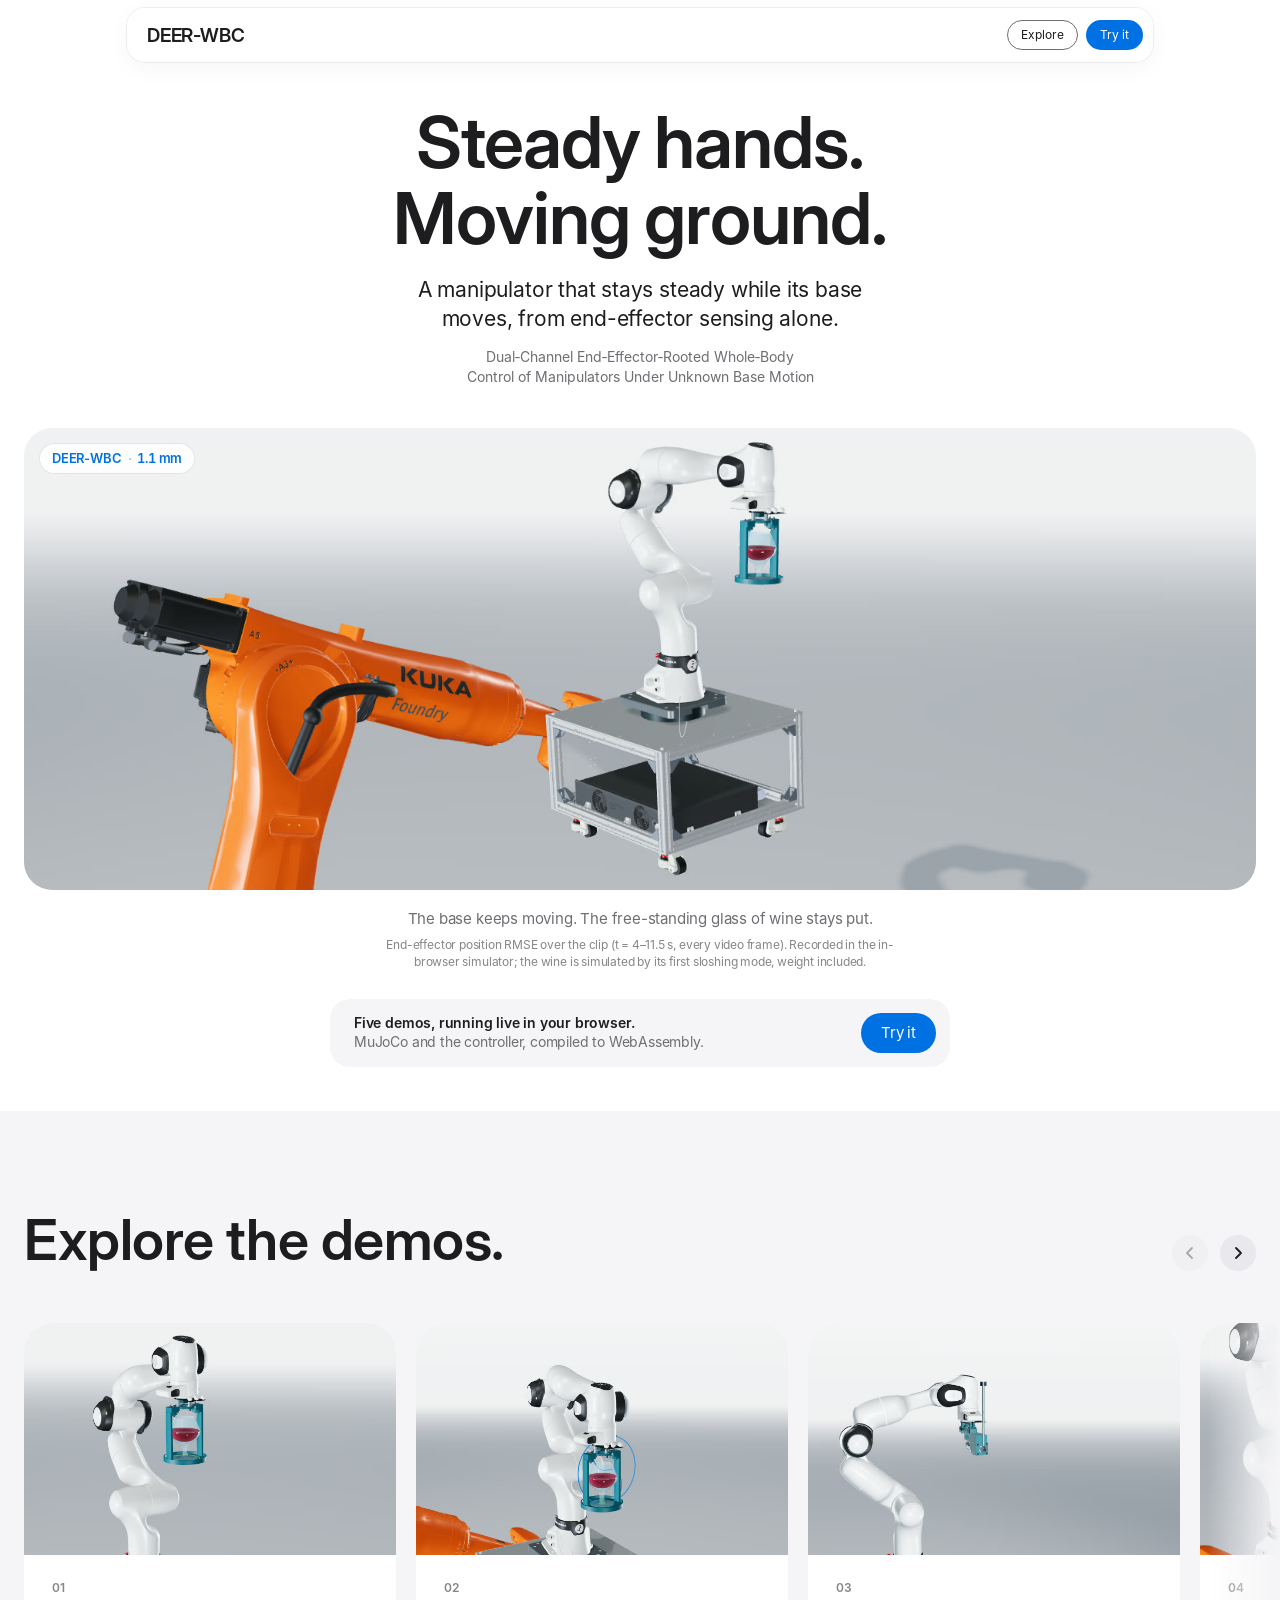
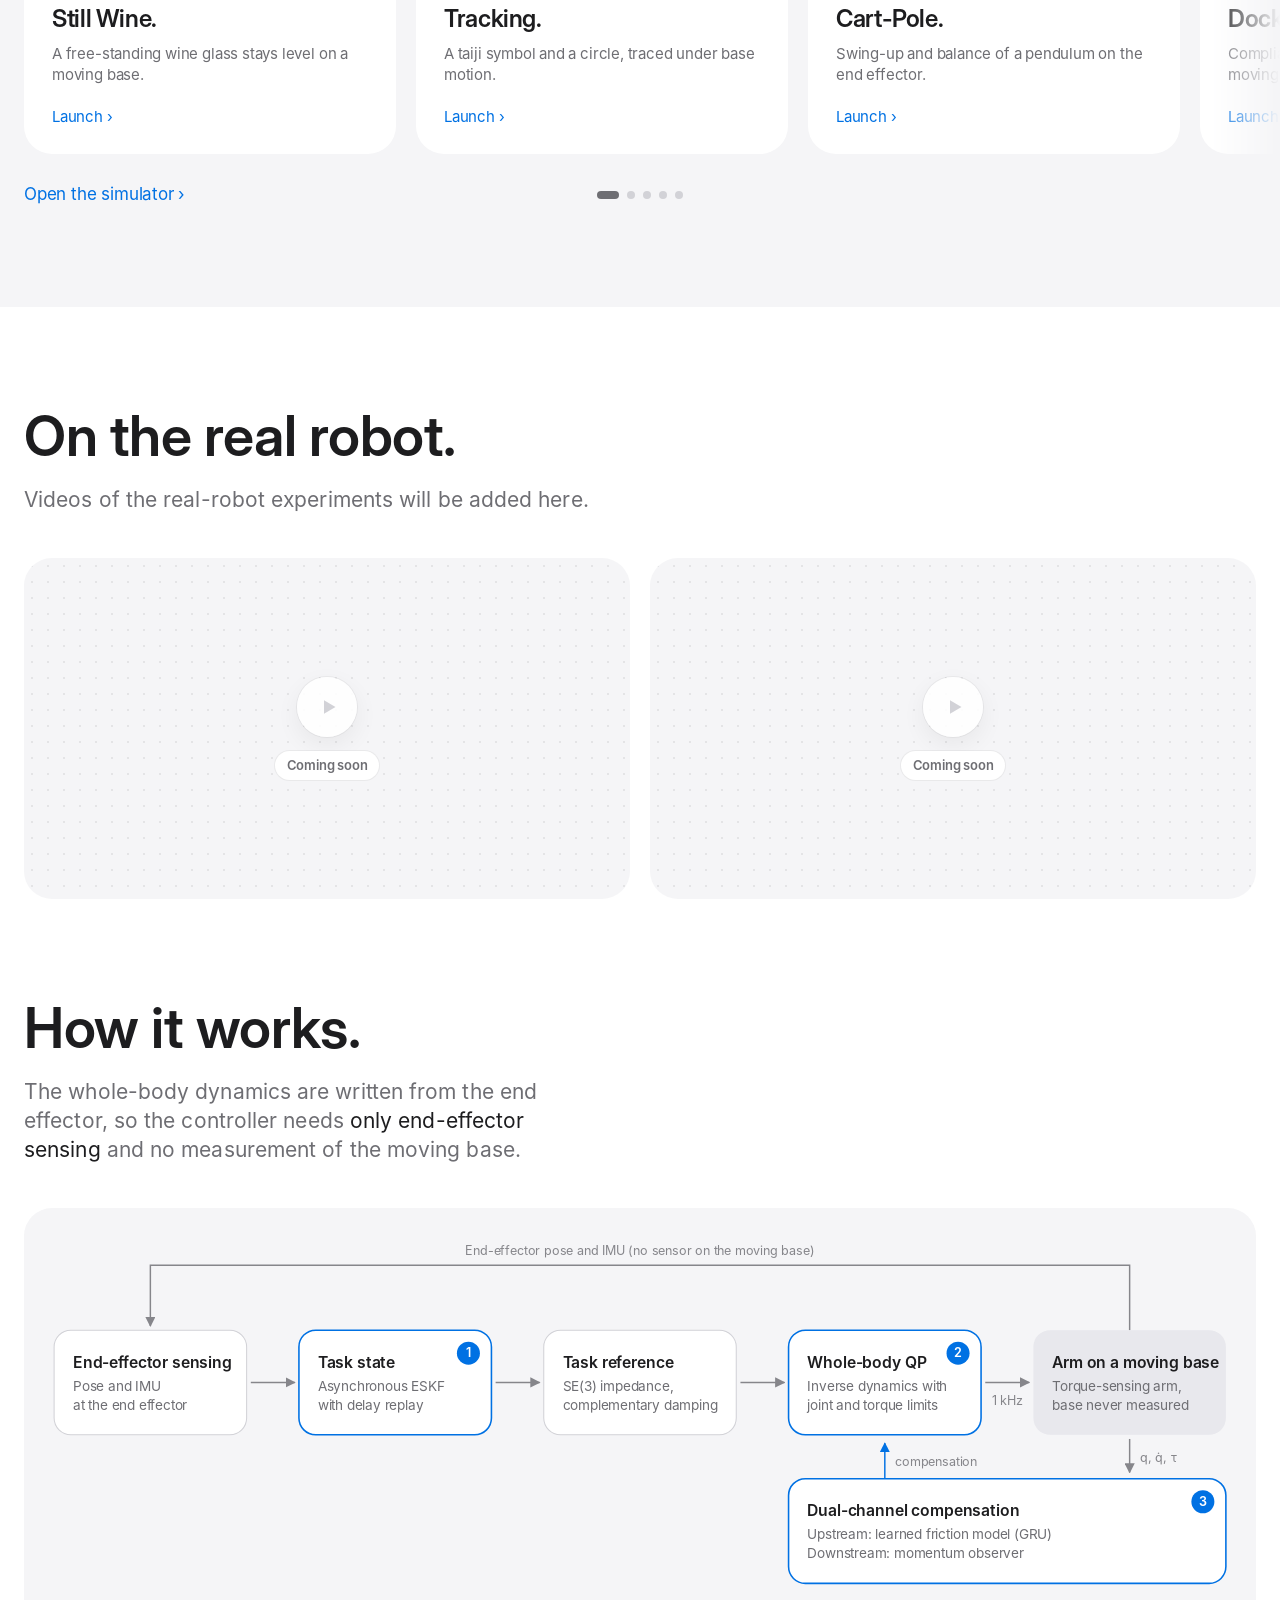
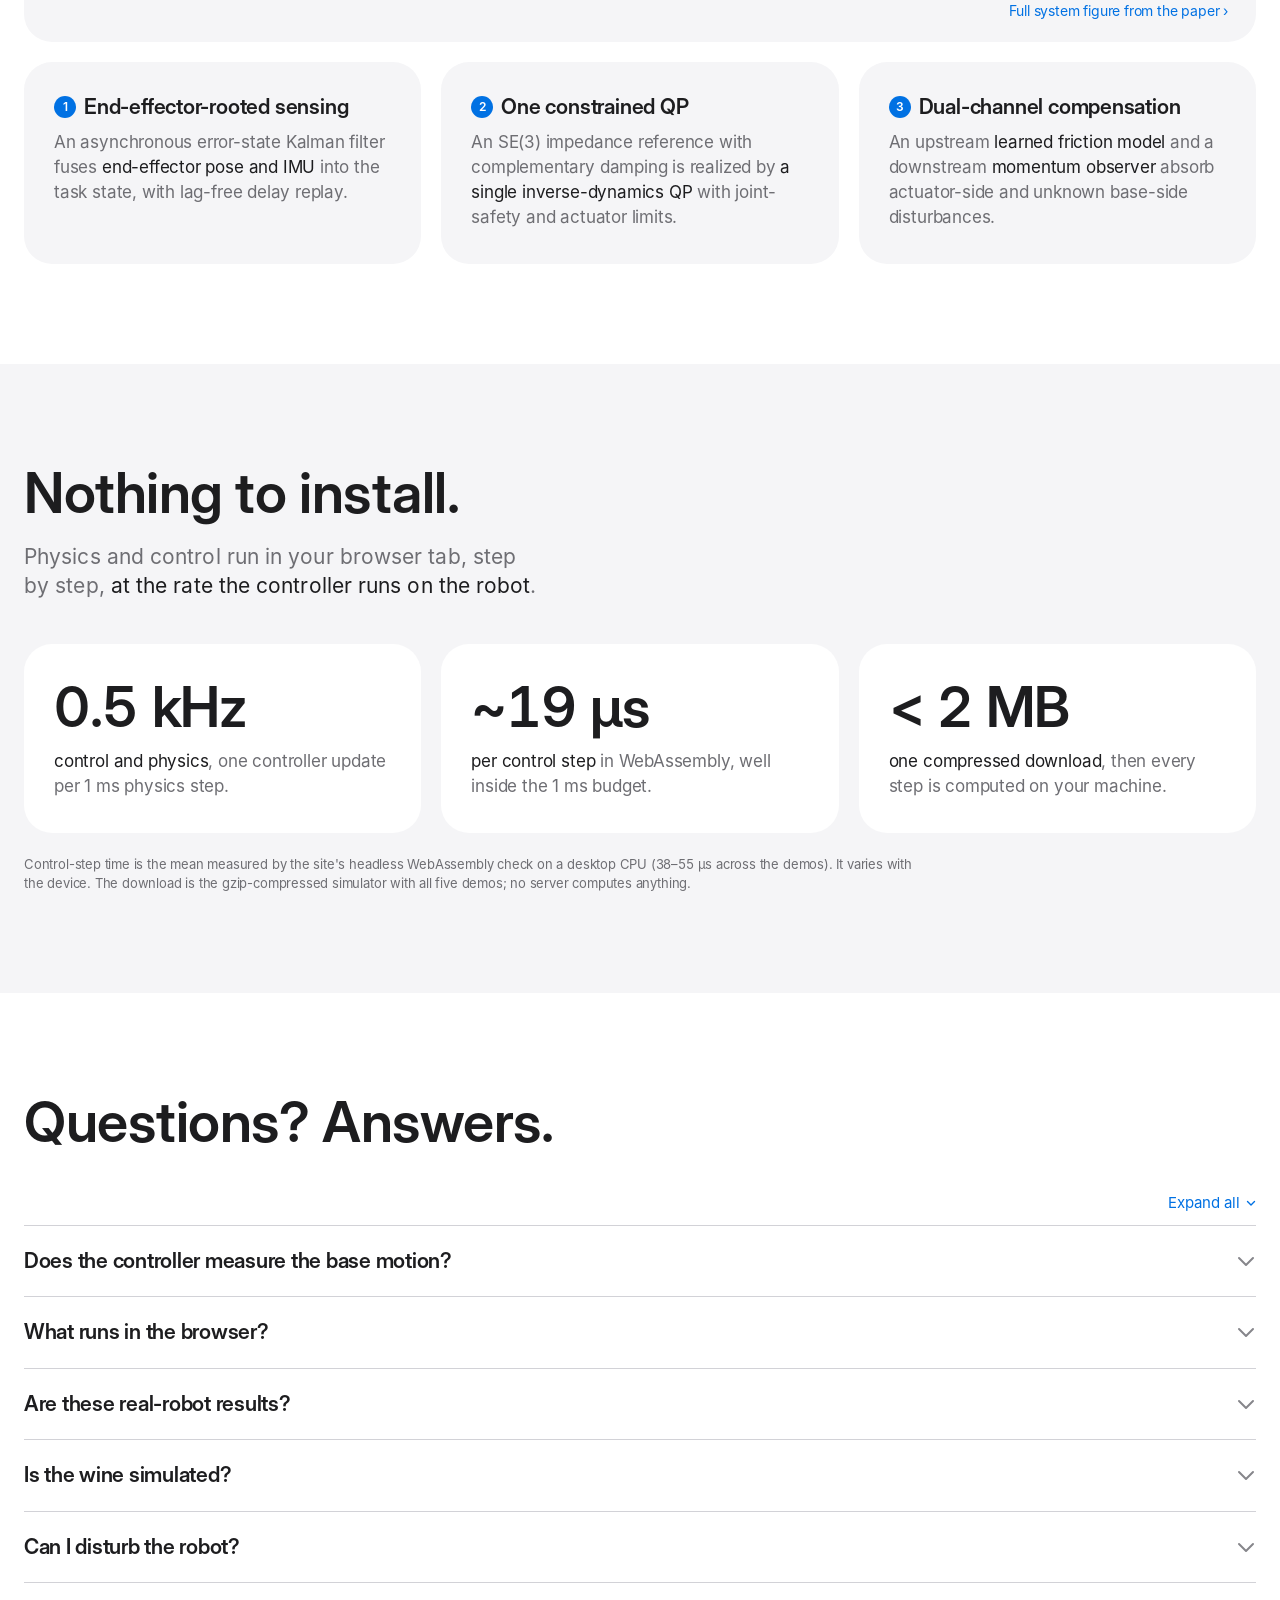
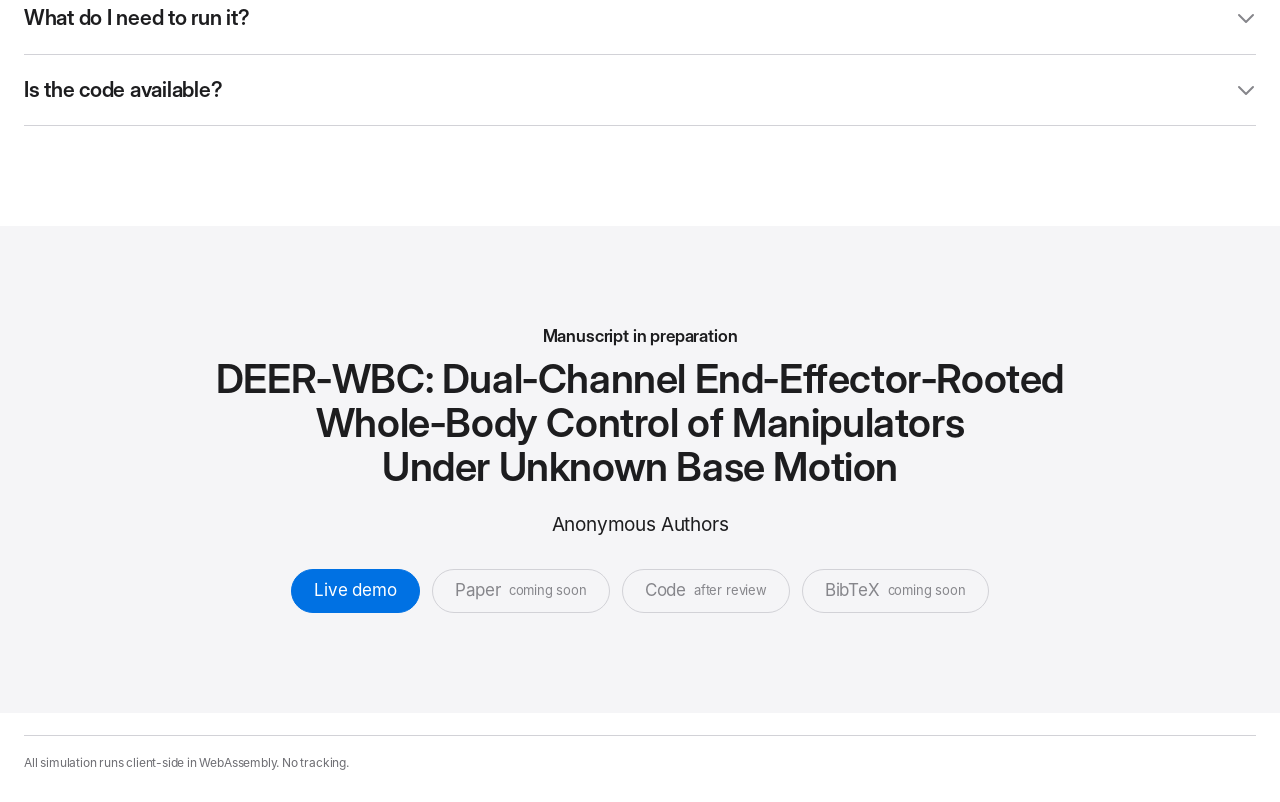
<file: index.html>
<!doctype html>
<html lang="en">
<head>
  <meta charset="utf-8" />
  <meta name="viewport" content="width=device-width, initial-scale=1.0" />
  <title>DEER-WBC: Dual-Channel End-Effector-Rooted Whole-Body Control of Manipulators Under Unknown Base Motion</title>
  <meta name="description" content="A manipulator that stays steady while its base moves. Run it live in your browser." />
  <link rel="preload" href="./fonts/Inter-Regular.woff" as="font" type="font/woff" crossorigin />
  <link rel="preload" href="./fonts/InterDisplay-SemiBold.woff" as="font" type="font/woff" crossorigin />
  <link rel="stylesheet" href="./fonts/fonts.css" />
  <style>
    :root {
      --page: #ffffff; --band: #f5f5f7; --fill: #e8e8ed; --hair: #d2d2d7;
      --ink: #1d1d1f; --ink2: #6e6e73; --faint: #86868b;
      --blue: #0071e3; --blue-hover: #0077ed;
      --text: 'Inter Web', Inter, -apple-system, BlinkMacSystemFont, 'SF Pro Text', 'Helvetica Neue', Arial, sans-serif;
      --display: 'Inter Display Web', 'Inter Display', 'Inter Web', Inter, -apple-system, BlinkMacSystemFont, 'SF Pro Display', 'Helvetica Neue', Arial, sans-serif;
      --mono: 'JetBrains Mono', ui-monospace, Menlo, Consolas, monospace;
      --gut: 24px; --wide: 1260px; --mid: 1050px; --copy: 830px;
      --sec: 100px;
      --ease: cubic-bezier(.28, .11, .32, 1);
    }
    * { box-sizing: border-box; }
    html { scroll-behavior: smooth; scroll-padding-top: 72px; }
    body {
      margin: 0; background: var(--page); color: var(--ink);
      font-family: var(--text); font-size: 17px; line-height: 1.47; letter-spacing: -.011em;
      -webkit-font-smoothing: antialiased;
    }
    a { color: var(--blue); text-decoration: none; }
    a:hover { text-decoration: underline; }
    button { font: inherit; color: inherit; cursor: pointer; }
    .sr-only { position: absolute; width: 1px; height: 1px; overflow: hidden; clip: rect(0 0 0 0); white-space: nowrap; }

    .wrap { width: min(var(--wide), calc(100% - 2 * var(--gut))); margin-inline: auto; }
    .wrap-mid { width: min(var(--mid), calc(100% - 2 * var(--gut))); margin-inline: auto; }
    .wrap-copy { width: min(var(--copy), calc(100% - 2 * var(--gut))); margin-inline: auto; }
    .sec { padding-block: var(--sec); }
    .band { background: var(--band); }

    .eyebrow { font: 600 17px/1.24 var(--display); letter-spacing: -.01em; margin: 0 0 10px; }
    .hl-head { font: 600 56px/1.07 var(--display); letter-spacing: -.008em; margin: 0; text-wrap: balance; }
    .lede { font: 400 21px/1.381 var(--text); letter-spacing: .004em; color: var(--ink2); margin: 18px 0 0; max-width: 760px; text-wrap: balance; }
    .lede b { color: var(--ink); font-weight: 400; }

    /* Reveal on scroll; blocks entering together appear one after another (--rv-delay, set by the script) */
    .rv {
      opacity: 0; transform: translateY(24px);
      transition: opacity .9s var(--ease) var(--rv-delay, 0s), transform .9s var(--ease) var(--rv-delay, 0s);
    }
    .rv.in { opacity: 1; transform: none; }
    .hero-media.rv { transform: translateY(32px) scale(.965); transition-duration: 1.2s; }
    .hero-media.rv.in { transform: none; }

    /* Floating frosted navigation */
    .nav {
      position: fixed; z-index: 50; top: 8px; left: 50%; transform: translateX(-50%);
      width: min(1026px, calc(100% - 16px)); height: 54px;
      display: flex; align-items: center; gap: 8px; padding: 0 10px 0 20px; border-radius: 18px;
      background: rgba(255, 255, 255, .78);
      -webkit-backdrop-filter: saturate(180%) blur(20px); backdrop-filter: saturate(180%) blur(20px);
      box-shadow: 0 0 0 1px rgba(0, 0, 0, .06), 0 6px 24px rgba(0, 0, 0, .04);
    }
    .nav-title { font: 600 19px/1 var(--display); letter-spacing: -.01em; color: var(--ink); margin-right: auto; white-space: nowrap; }
    .nav-title:hover { text-decoration: none; }
    .pill {
      display: inline-flex; align-items: center; justify-content: center; height: 30px; padding: 0 13px;
      border-radius: 999px; font: 400 12px/1 var(--text); letter-spacing: 0; white-space: nowrap;
      border: 1px solid transparent; background: none;
    }
    .pill.out { border-color: var(--ink2); color: var(--ink); }
    .pill.out:hover { text-decoration: none; background: var(--band); }
    .pill.soon { border-color: var(--hair); color: var(--faint); cursor: default; }
    .pill.solid { background: var(--blue); color: #fff; }
    .pill.solid:hover { text-decoration: none; background: var(--blue-hover); }
    .explore { position: relative; }
    .explore-menu {
      position: absolute; top: calc(100% + 12px); right: 0; min-width: 220px; padding: 8px;
      border-radius: 16px; background: rgba(255, 255, 255, .94);
      -webkit-backdrop-filter: saturate(180%) blur(20px); backdrop-filter: saturate(180%) blur(20px);
      box-shadow: 0 0 0 1px rgba(0, 0, 0, .06), 0 12px 40px rgba(0, 0, 0, .10);
      opacity: 0; visibility: hidden; transform: translateY(-6px) scale(.96); transform-origin: top right;
      transition: opacity .18s ease, transform .28s var(--ease), visibility 0s linear .28s;
    }
    .explore-menu.open {
      opacity: 1; visibility: visible; transform: none;
      transition: opacity .18s ease, transform .28s var(--ease), visibility 0s;
    }
    .explore-menu a { display: block; padding: 9px 12px; border-radius: 10px; color: var(--ink); font-size: 14px; }
    .explore-menu a:hover { text-decoration: none; background: var(--band); }

    /* Hero */
    .hero { padding-top: 104px; text-align: center; }
    .hero .eyebrow { font-size: 24px; }
    .hx { font: 600 72px/1.05 var(--display); letter-spacing: -.015em; margin: 0; text-wrap: balance; }
    .hero-sub { margin: 20px auto 0; max-width: 760px; font: 400 21px/1.381 var(--text); color: var(--ink); text-wrap: balance; }
    .hero-title { margin: 14px auto 0; max-width: 620px; font: 400 14px/1.45 var(--text); letter-spacing: 0; color: var(--ink2); text-wrap: balance; }
    .hero-stage { margin-top: 40px; padding-bottom: 44px; }
    .hero-media {
      position: relative; border-radius: 28px; overflow: hidden; background: var(--fill); aspect-ratio: 8 / 3;
    }
    .hero-media video, .hero-media img { display: block; width: 100%; height: 100%; object-fit: cover; }
    .tag {
      position: absolute; top: 16px; padding: 5px 12px; border-radius: 999px; font-size: 13px; font-weight: 600;
      background: rgba(255, 255, 255, .85); -webkit-backdrop-filter: saturate(1.8) blur(12px); backdrop-filter: saturate(1.8) blur(12px);
      box-shadow: 0 0 0 1px rgba(0, 0, 0, .05);
    }
    .tag.ours { left: 16px; color: var(--blue); }
    .tag b { font-weight: 600; font-variant-numeric: tabular-nums; }
    .tag .sep { margin: 0 6px; opacity: .45; }
    .buy {
      display: flex; align-items: center; justify-content: space-between; gap: 24px;
      width: min(620px, 100%); margin: 28px auto 0; padding: 14px 14px 14px 24px; border-radius: 20px;
      background: var(--band); text-align: left;
    }
    .buy p { margin: 0; font-size: 14px; font-weight: 600; line-height: 1.35; }
    .buy p span { display: block; font-weight: 400; color: var(--ink2); }
    .cta {
      flex: none; display: inline-flex; align-items: center; height: 40px; padding: 0 20px; border-radius: 999px;
      background: var(--blue); color: #fff; font-size: 15px;
    }
    .cta:hover { text-decoration: none; background: var(--blue-hover); }
    .caption { margin: 18px auto 0; max-width: 760px; font-size: 15px; color: var(--ink2); text-align: center; text-wrap: balance; }
    .caption-note { margin: 6px auto 0; max-width: 760px; font-size: 12px; line-height: 1.45; color: var(--faint); text-align: center; text-wrap: balance; }

    /* Demo track */
    .headrow { display: flex; justify-content: space-between; align-items: flex-end; flex-wrap: wrap; gap: 12px 24px; }
    .lnk { font-size: 17px; white-space: nowrap; }
    .track {
      display: grid; grid-auto-flow: column; grid-auto-columns: min(372px, 82vw); gap: 20px;
      margin-top: 44px; padding: 8px var(--edge, 0) 28px; overflow-x: auto; scroll-snap-type: x mandatory;
      scroll-padding-inline: var(--edge, 0); scrollbar-width: none;
      --edge: max(var(--gut), calc((100% - var(--wide)) / 2));
      /* Fade the side that hides more cards (fade-l / fade-r follow the scroll position) */
      --fl: 0px; --fr: 0px;
      -webkit-mask-image: linear-gradient(90deg, transparent 0, #000 var(--fl), #000 calc(100% - var(--fr)), transparent 100%);
      mask-image: linear-gradient(90deg, transparent 0, #000 var(--fl), #000 calc(100% - var(--fr)), transparent 100%);
    }
    .track.fade-l { --fl: 72px; }
    .track.fade-r { --fr: 72px; }
    .track::-webkit-scrollbar { display: none; }
    .hcard {
      scroll-snap-align: start; display: flex; flex-direction: column; overflow: hidden;
      background: var(--page); border-radius: 28px; color: var(--ink);
      box-shadow: 0 0 0 rgba(0, 0, 0, 0);
      transition: transform .5s var(--ease), box-shadow .5s var(--ease);
    }
    .hcard:hover { text-decoration: none; transform: translateY(-4px); box-shadow: 0 18px 44px rgba(0, 0, 0, .09); }
    .hcard .thumb { aspect-ratio: 8 / 5; background: var(--fill); overflow: hidden; }
    .hcard .thumb video { display: block; width: 100%; height: 100%; object-fit: cover; transition: transform .9s var(--ease); }
    .hcard:hover .thumb video { transform: scale(1.045); }
    .hcard .go i { display: inline-block; font-style: normal; transition: transform .35s var(--ease); }
    .hcard:hover .go i { transform: translateX(3px); }
    .hcard .body { display: flex; flex-direction: column; flex: 1; padding: 24px 28px 26px; }
    .hcard .num { font-size: 12px; font-weight: 600; color: var(--faint); letter-spacing: .02em; }
    .hcard h3 { font: 600 24px/1.17 var(--display); letter-spacing: -.015em; margin: 8px 0 10px; }
    .hcard p { margin: 0; flex: 1; font-size: 15px; line-height: 1.45; color: var(--ink2); }
    .hcard .go { margin-top: 20px; color: var(--blue); font-size: 15px; }
    .track-nav { display: flex; justify-content: flex-end; gap: 12px; }
    .arrow {
      width: 36px; height: 36px; border-radius: 50%; border: 0; background: var(--fill); color: var(--ink);
      display: inline-flex; align-items: center; justify-content: center; transition: background .2s;
    }
    .arrow:hover { background: var(--hair); }
    .arrow:disabled { opacity: .35; cursor: default; }
    .arrow svg { width: 14px; height: 14px; }
    .track-foot { display: grid; grid-template-columns: 1fr auto 1fr; align-items: center; gap: 16px; }
    .dots { display: flex; gap: 8px; align-items: center; }
    .dots button {
      width: 8px; height: 8px; padding: 0; border: 0; border-radius: 999px; background: var(--hair);
      transition: width .35s var(--ease), background .35s var(--ease);
    }
    .dots button:hover { background: var(--faint); }
    .dots button[aria-current=true] { width: 22px; background: var(--ink2); }
    /* Touch screens swipe; the arrows are for pointers */
    @media (hover: none) { .track-nav { display: none; } }

    /* Method */
    .tiles { display: grid; grid-template-columns: repeat(3, 1fr); gap: 20px; margin-top: 20px; }
    .tile { padding: 32px 30px 34px; border-radius: 28px; background: var(--band); }
    .tile .k { font: 600 21px/1.24 var(--display); letter-spacing: -.01em; margin: 0 0 10px; }
    .tile p { margin: 0; font-size: 17px; line-height: 1.47; color: var(--ink2); }
    .tile p b { color: var(--ink); font-weight: 400; }

    /* Numbers */
    .stats { display: grid; grid-template-columns: repeat(3, 1fr); gap: 20px; margin-top: 44px; }
    .stat { padding: 34px 30px; border-radius: 28px; background: var(--page); }
    .stat .v { display: block; font: 600 56px/1.05 var(--display); letter-spacing: -.02em; font-variant-numeric: tabular-nums; }
    .stat p { margin: 12px 0 0; color: var(--ink2); }
    .stat p b { color: var(--ink); font-weight: 400; }
    .fineprint { margin: 22px 0 0; font-size: 13px; color: var(--ink2); max-width: 900px; }

    /* Questions */
    .faq-top { display: flex; justify-content: flex-end; margin-top: 28px; }
    .faq-all {
      border: 0; background: none; color: var(--blue); font-size: 15px; min-height: 44px;
      display: inline-flex; align-items: center; gap: 6px; padding: 0;
    }
    .faq-all svg { width: 10px; height: 10px; transition: transform .3s var(--ease); }
    .faq-all[aria-expanded=true] svg { transform: rotate(180deg); }
    .faq { border-top: 1px solid var(--hair); }
    .faq details { border-bottom: 1px solid var(--hair); }
    .faq summary {
      list-style: none; display: flex; align-items: center; justify-content: space-between; gap: 24px;
      min-height: 44px; padding: 22px 0; cursor: pointer; font: 600 21px/1.26 var(--display); letter-spacing: -.012em;
    }
    .faq summary::-webkit-details-marker { display: none; }
    .faq summary svg { flex: none; width: 20px; height: 20px; color: var(--faint); transition: transform .4s var(--ease), color .2s ease; }
    .faq summary:hover svg { color: var(--ink); }
    .faq details.is-open summary svg { transform: rotate(180deg); }
    .faq .ans { padding: 0 48px 28px 0; font-size: 19px; line-height: 1.47; color: var(--ink2); max-width: 70ch; }
    .faq .ans.anim { overflow: hidden; }
    .faq .ans p { margin: 0 0 12px; }
    .faq .ans b { color: var(--ink); font-weight: 400; }
    kbd {
      font: 500 .82em/1 var(--mono); padding: 2px 6px; border-radius: 6px; border: 1px solid var(--hair);
      background: var(--page); color: var(--ink);
    }

    /* Real robot: frames reserved for the videos (same shape and radius as the demo media) */
    #real { padding-bottom: 0; }
    .ph-grid { display: grid; grid-template-columns: repeat(2, 1fr); gap: 20px; margin-top: 44px; }
    .ph {
      position: relative; aspect-ratio: 16 / 9; border-radius: 28px; margin: 0; overflow: hidden;
      display: flex; flex-direction: column; align-items: center; justify-content: center; gap: 14px;
      background: var(--band) radial-gradient(rgba(0, 0, 0, .07) 1px, transparent 1.2px) 0 0 / 16px 16px;
    }
    .ph .play {
      width: 60px; height: 60px; border-radius: 50%; display: flex; align-items: center; justify-content: center;
      background: rgba(255, 255, 255, .9); box-shadow: 0 0 0 1px rgba(0, 0, 0, .05), 0 8px 24px rgba(0, 0, 0, .06);
    }
    .ph .play svg { width: 20px; height: 20px; margin-left: 3px; color: var(--hair); }
    .soon-tag {
      padding: 5px 12px; border-radius: 999px; font-size: 13px; font-weight: 600;
      background: var(--page); color: var(--ink2); box-shadow: 0 0 0 1px rgba(0, 0, 0, .05);
    }

    /* Method diagram (simplified; the paper figure opens from the caption) */
    .diagram { margin: 44px 0 0; padding: 28px 28px 20px; border-radius: 28px; background: var(--band); }
    .diagram svg { display: block; width: 100%; height: auto; }
    .diagram .tall { display: none; }
    .diagram figcaption { margin-top: 14px; font-size: 14px; color: var(--ink2); text-align: right; }
    .dg-box { fill: var(--page); stroke: var(--hair); stroke-width: 1; }
    .dg-box.plant { fill: var(--fill); stroke: none; }
    .dg-box.key { stroke: var(--blue); stroke-width: 1.5; }
    .dg-t { font: 600 15px var(--text); fill: var(--ink); letter-spacing: -.01em; }
    .dg-s { font: 400 13px var(--text); fill: var(--ink2); }
    .dg-l { font: 400 12px var(--text); fill: var(--faint); }
    .dg-line { fill: none; stroke: var(--faint); stroke-width: 1.4; }
    .dg-line.key { stroke: var(--blue); }
    .dg-num { fill: var(--blue); }
    .dg-num-t { font: 600 12px var(--text); fill: #fff; }
    .dg-n, .dg-a {
      opacity: 0; transition: opacity .7s var(--ease), transform .7s var(--ease);
      transition-delay: calc(var(--i, 0) * 120ms + 250ms);
    }
    .dg-n { transform: translateY(10px); }
    .diagram.in .dg-n, .diagram.in .dg-a { opacity: 1; transform: none; }
    /* One short blue dash runs the closed loop, under the boxes, once the figure has drawn in */
    .dg-flow {
      fill: none; stroke: var(--blue); stroke-width: 3; stroke-linecap: round; stroke-dasharray: 2.2 97.8;
      opacity: 0; transition: opacity .8s ease 1.4s; animation: dg-flow 5s linear infinite;
    }
    .diagram.in .dg-flow { opacity: .9; }
    @keyframes dg-flow { from { stroke-dashoffset: 100; } to { stroke-dashoffset: 0; } }
    .tile .badge {
      display: inline-flex; align-items: center; justify-content: center; width: 22px; height: 22px; margin-right: 8px;
      border-radius: 50%; background: var(--blue); color: #fff; font: 600 12px/1 var(--text); vertical-align: 3px;
    }

    /* Paper */
    .paper { text-align: center; }
    .paper h2 { font: 600 40px/1.1 var(--display); letter-spacing: -.01em; margin: 0 auto; max-width: 900px; text-wrap: balance; }
    .authors { margin: 22px 0 0; font-size: 19px; color: var(--ink); }
    .affil { margin: 6px 0 0; font-size: 15px; color: var(--ink2); }
    .btns { display: flex; justify-content: center; flex-wrap: wrap; gap: 12px; margin-top: 30px; }
    .btn {
      display: inline-flex; align-items: center; gap: 8px; height: 44px; padding: 0 22px; border-radius: 999px;
      font-size: 17px; border: 1px solid var(--blue); color: var(--blue);
    }
    .btn:hover { text-decoration: none; background: rgba(0, 113, 227, .06); }
    .btn.solid { background: var(--blue); color: #fff; }
    .btn.solid:hover { background: var(--blue-hover); }
    .btn.soon { border-color: var(--hair); color: var(--faint); cursor: default; background: none; }
    .btn .note { font-size: 13px; }

    footer { padding: 22px 0 30px; font-size: 12px; color: var(--ink2); }
    footer .wrap { border-top: 1px solid var(--hair); padding-top: 18px; }

    @media (max-width: 1068px) {
      .hx { font-size: 60px; }
      .hl-head { font-size: 48px; line-height: 1.08; }
    }
    @media (max-width: 900px) {
      .tiles, .stats { grid-template-columns: 1fr; }
    }
    @media (max-width: 734px) {
      :root { --sec: 72px; --gut: 16px; }
      .hero { padding-top: 100px; }
      .hero-title { font-size: 13px; }
      .caption { font-size: 14px; }
      .ph-grid { grid-template-columns: 1fr; gap: 14px; margin-top: 28px; }
      .ph { border-radius: 18px; }
      .track-foot { grid-template-columns: 1fr; justify-items: center; gap: 18px; }
      .track-foot .lnk { order: 2; }
      .hero .eyebrow { font-size: 19px; }
      .hx { font-size: 44px; line-height: 1.08; }
      .hero-sub { font-size: 19px; }
      .hl-head { font-size: 36px; line-height: 1.11; }
      .lede { font-size: 19px; }
      /* Phones: the centre 4:3 crop of the same take (hero_phone.mp4). */
      .hero-media { border-radius: 18px; aspect-ratio: 4 / 3; }
      .tag { top: 10px; font-size: 12px; padding: 4px 10px; }
      .tag.ours { left: 10px; }
      .diagram { padding: 16px 12px 14px; border-radius: 18px; }
      .diagram .wide { display: none; }
      .diagram .tall { display: block; max-width: 420px; margin: 0 auto; }
      .diagram .tall .dg-t { font-size: 17px; }
      .diagram .tall .dg-s { font-size: 14px; }
      .diagram .tall .dg-l { font-size: 13px; }
      .diagram figcaption { text-align: center; }
      .buy { flex-direction: column; align-items: stretch; text-align: center; padding: 18px; }
      .cta { justify-content: center; }
      .faq summary { font-size: 19px; }
      .faq .ans { font-size: 17px; padding-right: 0; }
      .paper h2 { font-size: 28px; }
      .hide-sm { display: none; }
    }
    @media (prefers-reduced-motion: reduce) {
      .rv, .hero-media.rv, .dg-n, .dg-a { opacity: 1; transform: none; transition: none; }
      .dg-flow { display: none; }
      .hcard, .hcard .thumb video, .explore-menu { transition: none; }
    }
  </style>
</head>
<body>
  <nav class="nav" aria-label="DEER-WBC">
    <a class="nav-title" href="#top">DEER-WBC</a>
    <div class="explore">
      <button class="pill out" id="exploreBtn" type="button" aria-expanded="false" aria-controls="exploreMenu">Explore</button>
      <div class="explore-menu" id="exploreMenu">
        <a href="#demos">Demos</a>
        <a href="#real">Real robot</a>
        <a href="#method">How it works</a>
        <a href="#browser">In your browser</a>
        <a href="#faq">Questions</a>
        <a href="#cite">Paper</a>
      </div>
    </div>
    <a class="pill solid" href="./three/">Try it</a>
  </nav>

  <main>
    <section class="hero" id="top">
      <div class="wrap">
        <h1 class="hx rv">Steady hands.<br />Moving ground.</h1>
        <p class="hero-sub rv">A manipulator that stays steady while its base moves, from end-effector sensing alone.</p>
        <p class="hero-title rv">Dual&#8209;Channel End&#8209;Effector&#8209;Rooted Whole&#8209;Body Control of Manipulators Under Unknown Base&nbsp;Motion</p>
      </div>
      <div class="wrap hero-stage">
        <div class="hero-media rv">
          <video id="heroVideo" autoplay muted loop playsinline preload="auto" poster="./media/hero.jpg"
            data-wide="./media/hero.mp4" data-wide-poster="./media/hero.jpg"
            data-narrow="./media/hero_phone.mp4" data-narrow-poster="./media/hero_phone.jpg"
            aria-label="Free-standing glass of wine held by our controller while the base under the arm keeps moving"></video>
          <span class="tag ours">DEER-WBC<span class="sep">·</span><b>1.1 mm</b></span>
        </div>
        <p class="caption rv">The base keeps moving. The free-standing glass of wine stays put.</p>
        <p class="caption-note rv">End-effector position RMSE over the clip (t = 4–11.5 s, every video frame). Recorded in the in-browser simulator; the wine is simulated by its first sloshing mode, weight included.</p>
        <div class="buy rv">
          <p>Five demos, running live in your browser.<span>MuJoCo and the controller, compiled to WebAssembly.</span></p>
          <a class="cta" href="./three/">Try it</a>
        </div>
      </div>
    </section>

    <section class="sec band" id="demos">
      <div class="wrap headrow">
        <h2 class="hl-head rv">Explore the demos.</h2>
        <div class="track-nav rv">
          <button class="arrow" id="trackPrev" type="button" aria-label="Previous demos"><svg viewBox="0 0 14 14" aria-hidden="true"><path d="M9 2L4 7l5 5" fill="none" stroke="currentColor" stroke-width="1.8" stroke-linecap="round" stroke-linejoin="round"/></svg></button>
          <button class="arrow" id="trackNext" type="button" aria-label="Next demos"><svg viewBox="0 0 14 14" aria-hidden="true"><path d="M5 2l5 5-5 5" fill="none" stroke="currentColor" stroke-width="1.8" stroke-linecap="round" stroke-linejoin="round"/></svg></button>
        </div>
      </div>
      <div class="track" id="demoTrack">
        <a class="hcard" href="./three/?demo=0">
          <div class="thumb"><video muted loop playsinline preload="none" poster="./media/demo-0.jpg" data-src="./media/demo-0.mp4"></video></div>
          <div class="body"><span class="num">01</span><h3>Still Wine.</h3><p>A free-standing wine glass stays level on a moving base.</p><span class="go">Launch <i>›</i></span></div>
        </a>
        <a class="hcard" href="./three/?demo=1">
          <div class="thumb"><video muted loop playsinline preload="none" poster="./media/demo-1.jpg" data-src="./media/demo-1.mp4"></video></div>
          <div class="body"><span class="num">02</span><h3>Tracking.</h3><p>A taiji symbol and a circle, traced under base motion.</p><span class="go">Launch <i>›</i></span></div>
        </a>
        <a class="hcard" href="./three/?demo=2">
          <div class="thumb"><video muted loop playsinline preload="none" poster="./media/demo-2.jpg" data-src="./media/demo-2.mp4"></video></div>
          <div class="body"><span class="num">03</span><h3>Cart-Pole.</h3><p>Swing-up and balance of a pendulum on the end effector.</p><span class="go">Launch <i>›</i></span></div>
        </a>
        <a class="hcard" href="./three/?demo=4">
          <div class="thumb"><video muted loop playsinline preload="none" poster="./media/demo-4.jpg" data-src="./media/demo-4.mp4"></video></div>
          <div class="body"><span class="num">04</span><h3>Docking.</h3><p>Compliant mating with a docking station on a moving base.</p><span class="go">Launch <i>›</i></span></div>
        </a>
        <a class="hcard" href="./three/?demo=5">
          <div class="thumb"><video muted loop playsinline preload="none" poster="./media/demo-5.jpg" data-src="./media/demo-5.mp4"></video></div>
          <div class="body"><span class="num">05</span><h3>Flexible Beam.</h3><p>Two-way coupling with a 3.5 m cantilever beam.</p><span class="go">Launch <i>›</i></span></div>
        </a>
      </div>
      <div class="wrap track-foot">
        <a class="lnk rv" href="./three/">Open the simulator ›</a>
        <div class="dots" id="trackDots" role="group" aria-label="Demo cards"></div>
      </div>
    </section>

    <section class="sec" id="real">
      <div class="wrap">
        <h2 class="hl-head rv">On the real robot.</h2>
        <p class="lede rv">Videos of the real-robot experiments will be added here.</p>
        <div class="ph-grid">
          <figure class="ph rv" aria-label="Real-robot video, coming soon"><span class="play"><svg viewBox="0 0 20 20" aria-hidden="true"><path d="M5 3.2v13.6L16.5 10z" fill="currentColor"/></svg></span><span class="soon-tag">Coming soon</span></figure>
          <figure class="ph rv" aria-label="Real-robot video, coming soon"><span class="play"><svg viewBox="0 0 20 20" aria-hidden="true"><path d="M5 3.2v13.6L16.5 10z" fill="currentColor"/></svg></span><span class="soon-tag">Coming soon</span></figure>
        </div>
      </div>
    </section>

    <section class="sec" id="method">
      <div class="wrap">
        <h2 class="hl-head rv">How it works.</h2>
        <p class="lede rv">The whole-body dynamics are written from the end effector, so the controller needs <b>only end-effector sensing</b> and no measurement of the moving base.</p>
        <figure class="diagram rv">
          <svg class="wide" viewBox="-2 30 1124 336" role="img" aria-label="Simplified system overview: end-effector sensing, ESKF task state, SE(3) impedance reference, whole-body QP, arm on a moving base, and dual-channel compensation">
            <defs><marker id="ahw" viewBox="0 0 10 10" refX="9" refY="5" markerWidth="7" markerHeight="7" orient="auto-start-reverse"><path d="M0,0 L10,5 L0,10 z" fill="#86868b"/></marker><marker id="abw" viewBox="0 0 10 10" refX="9" refY="5" markerWidth="7" markerHeight="7" orient="auto-start-reverse"><path d="M0,0 L10,5 L0,10 z" fill="#0071e3"/></marker></defs>
            <path class="dg-line dg-a" style="--i:1" d="M188,170 H230" marker-end="url(#ahw)"/>
            <path class="dg-line dg-a" style="--i:2" d="M422,170 H464" marker-end="url(#ahw)"/>
            <path class="dg-line dg-a" style="--i:3" d="M656,170 H698" marker-end="url(#ahw)"/>
            <g class="dg-a" style="--i:4"><path class="dg-line" d="M890,170 H932" marker-end="url(#ahw)"/><text class="dg-l" x="911" y="192" text-anchor="middle">1 kHz</text></g>
            <g class="dg-a" style="--i:5"><path class="dg-line" d="M1028,120 V58 H92 V116" marker-end="url(#ahw)"/><text class="dg-l" x="560" y="48" text-anchor="middle">End-effector pose and IMU (no sensor on the moving base)</text></g>
            <g class="dg-a" style="--i:5"><path class="dg-line" d="M1028,224 V256" marker-end="url(#ahw)"/><text class="dg-l" x="1038" y="246">q, q̇, τ</text></g>
            <g class="dg-a" style="--i:7"><path class="dg-line key" d="M794,262 V228" marker-end="url(#abw)"/><text class="dg-l" x="804" y="250">compensation</text></g>
            <path class="dg-flow" pathLength="100" d="M92,170 H1028 V58 H92 Z"/>
            <g class="dg-n" style="--i:0">
              <rect class="dg-box" x="0" y="120" width="184" height="100" rx="16"/>
              <text class="dg-t" x="18" y="156">End-effector sensing</text>
              <text class="dg-s" x="18" y="178">Pose and IMU</text>
              <text class="dg-s" x="18" y="196">at the end effector</text>
            </g>
            <g class="dg-n" style="--i:1">
              <rect class="dg-box key" x="234" y="120" width="184" height="100" rx="16"/>
              <text class="dg-t" x="252" y="156">Task state</text>
              <text class="dg-s" x="252" y="178">Asynchronous ESKF</text>
              <text class="dg-s" x="252" y="196">with delay replay</text>
              <circle class="dg-num" cx="396" cy="142" r="11"/><text class="dg-num-t" x="396" y="146" text-anchor="middle">1</text>
            </g>
            <g class="dg-n" style="--i:2">
              <rect class="dg-box" x="468" y="120" width="184" height="100" rx="16"/>
              <text class="dg-t" x="486" y="156">Task reference</text>
              <text class="dg-s" x="486" y="178">SE(3) impedance,</text>
              <text class="dg-s" x="486" y="196">complementary damping</text>
            </g>
            <g class="dg-n" style="--i:3">
              <rect class="dg-box key" x="702" y="120" width="184" height="100" rx="16"/>
              <text class="dg-t" x="720" y="156">Whole-body QP</text>
              <text class="dg-s" x="720" y="178">Inverse dynamics with</text>
              <text class="dg-s" x="720" y="196">joint and torque limits</text>
              <circle class="dg-num" cx="864" cy="142" r="11"/><text class="dg-num-t" x="864" y="146" text-anchor="middle">2</text>
            </g>
            <g class="dg-n" style="--i:4">
              <rect class="dg-box plant" x="936" y="120" width="184" height="100" rx="16"/>
              <text class="dg-t" x="954" y="156">Arm on a moving base</text>
              <text class="dg-s" x="954" y="178">Torque-sensing arm,</text>
              <text class="dg-s" x="954" y="196">base never measured</text>
            </g>
            <g class="dg-n" style="--i:6">
              <rect class="dg-box key" x="702" y="262" width="418" height="100" rx="16"/>
              <text class="dg-t" x="720" y="298">Dual-channel compensation</text>
              <text class="dg-s" x="720" y="320">Upstream: learned friction model (GRU)</text>
              <text class="dg-s" x="720" y="338">Downstream: momentum observer</text>
              <circle class="dg-num" cx="1098" cy="284" r="11"/><text class="dg-num-t" x="1098" y="288" text-anchor="middle">3</text>
            </g>
          </svg>
          <svg class="tall" viewBox="0 26 400 716" role="img" aria-label="Simplified system overview">
            <defs><marker id="aht" viewBox="0 0 10 10" refX="9" refY="5" markerWidth="7" markerHeight="7" orient="auto-start-reverse"><path d="M0,0 L10,5 L0,10 z" fill="#86868b"/></marker><marker id="abt" viewBox="0 0 10 10" refX="9" refY="5" markerWidth="7" markerHeight="7" orient="auto-start-reverse"><path d="M0,0 L10,5 L0,10 z" fill="#0071e3"/></marker></defs>
            <path class="dg-line dg-a" style="--i:1" d="M200,127 V153" marker-end="url(#aht)"/>
            <path class="dg-line dg-a" style="--i:2" d="M200,243 V269" marker-end="url(#aht)"/>
            <path class="dg-line dg-a" style="--i:3" d="M200,359 V385" marker-end="url(#aht)"/>
            <g class="dg-a" style="--i:4"><path class="dg-line" d="M200,475 V501" marker-end="url(#aht)"/><text class="dg-l" x="210" y="492">1 kHz</text></g>
            <g class="dg-a" style="--i:5"><path class="dg-line" d="M200,591 V630" marker-end="url(#aht)"/><text class="dg-l" x="210" y="615">q, q̇, τ</text></g>
            <g class="dg-a" style="--i:5"><path class="dg-line" d="M40,546 H16 V82 H34" marker-end="url(#aht)"/><text class="dg-l" transform="translate(11 314) rotate(-90)" text-anchor="middle">end-effector pose and IMU</text></g>
            <path class="dg-line key dg-a" style="--i:7" d="M360,684 H384 V430 H366" marker-end="url(#abt)"/>
            <path class="dg-flow" pathLength="100" d="M200,82 V546 H16 V82 Z"/>
            <g class="dg-n" style="--i:0">
              <rect class="dg-box" x="40" y="40" width="320" height="84" rx="16"/>
              <text class="dg-t" x="58" y="74">End-effector sensing</text>
              <text class="dg-s" x="58" y="98">Pose and IMU at the end effector</text>
            </g>
            <g class="dg-n" style="--i:1">
              <rect class="dg-box key" x="40" y="156" width="320" height="84" rx="16"/>
              <text class="dg-t" x="58" y="190">Task state</text>
              <text class="dg-s" x="58" y="214">Asynchronous ESKF with delay replay</text>
              <circle class="dg-num" cx="338" cy="178" r="11"/><text class="dg-num-t" x="338" y="182" text-anchor="middle">1</text>
            </g>
            <g class="dg-n" style="--i:2">
              <rect class="dg-box" x="40" y="272" width="320" height="84" rx="16"/>
              <text class="dg-t" x="58" y="306">Task reference</text>
              <text class="dg-s" x="58" y="330">SE(3) impedance, complementary damping</text>
            </g>
            <g class="dg-n" style="--i:3">
              <rect class="dg-box key" x="40" y="388" width="320" height="84" rx="16"/>
              <text class="dg-t" x="58" y="422">Whole-body QP</text>
              <text class="dg-s" x="58" y="446">Inverse dynamics, joint and torque limits</text>
              <circle class="dg-num" cx="338" cy="410" r="11"/><text class="dg-num-t" x="338" y="414" text-anchor="middle">2</text>
            </g>
            <g class="dg-n" style="--i:4">
              <rect class="dg-box plant" x="40" y="504" width="320" height="84" rx="16"/>
              <text class="dg-t" x="58" y="538">Arm on a moving base</text>
              <text class="dg-s" x="58" y="562">Torque-sensing arm, base never measured</text>
            </g>
            <g class="dg-n" style="--i:6">
              <rect class="dg-box key" x="40" y="636" width="320" height="96" rx="16"/>
              <text class="dg-t" x="58" y="670">Dual-channel compensation</text>
              <text class="dg-s" x="58" y="694">Upstream: learned friction (GRU)</text>
              <text class="dg-s" x="58" y="714">Downstream: momentum observer</text>
              <circle class="dg-num" cx="338" cy="658" r="11"/><text class="dg-num-t" x="338" y="662" text-anchor="middle">3</text>
            </g>
          </svg>
          <figcaption><a href="./media/framework.webp" target="_blank" rel="noopener">Full system figure from the paper ›</a></figcaption>
        </figure>
        <div class="tiles">
          <article class="tile rv">
            <h3 class="k"><span class="badge">1</span>End-effector-rooted sensing</h3>
            <p>An asynchronous error-state Kalman filter fuses <b>end-effector pose and IMU</b> into the task state, with lag-free delay replay.</p>
          </article>
          <article class="tile rv">
            <h3 class="k"><span class="badge">2</span>One constrained QP</h3>
            <p>An SE(3) impedance reference with complementary damping is realized by <b>a single inverse-dynamics QP</b> with joint-safety and actuator limits.</p>
          </article>
          <article class="tile rv">
            <h3 class="k"><span class="badge">3</span>Dual-channel compensation</h3>
            <p>An upstream <b>learned friction model</b> and a downstream <b>momentum observer</b> absorb actuator-side and unknown base-side disturbances.</p>
          </article>
        </div>
      </div>
    </section>

    <section class="sec band" id="browser">
      <div class="wrap">
        <h2 class="hl-head rv">Nothing to install.</h2>
        <p class="lede rv">Physics and control run in your browser tab, step by step, <b>at the rate the controller runs on the robot</b>.</p>
        <div class="stats">
          <div class="stat rv"><span class="v" data-to="1" data-dec="1" data-suf=" kHz">1 kHz</span><p><b>control and physics</b>, one controller update per 1 ms physics step.</p></div>
          <div class="stat rv"><span class="v" data-to="50" data-pre="~" data-suf=" µs">~50 µs</span><p><b>per control step</b> in WebAssembly, well inside the 1 ms budget.</p></div>
          <div class="stat rv"><span class="v" data-to="9" data-pre="&lt; " data-suf=" MB">&lt; 9 MB</span><p><b>one compressed download</b>, then every step is computed on your machine.</p></div>
        </div>
        <p class="fineprint rv">Control-step time is the mean measured by the site's headless WebAssembly check on a desktop CPU (38–55 µs across the demos). It varies with the device. The download is the gzip-compressed simulator with all five demos; no server computes anything.</p>
      </div>
    </section>

    <section class="sec" id="faq">
      <div class="wrap">
        <h2 class="hl-head rv">Questions? Answers.</h2>
        <div class="faq-top"><button class="faq-all" id="faqAll" type="button" aria-expanded="false">Expand all <svg viewBox="0 0 10 10" aria-hidden="true"><path d="M1.5 3.5L5 7l3.5-3.5" fill="none" stroke="currentColor" stroke-width="1.4" stroke-linecap="round" stroke-linejoin="round"/></svg></button></div>
        <div class="faq" id="faqList">
          <details><summary>Does the controller measure the base motion?<svg viewBox="0 0 20 20" aria-hidden="true"><path d="M3 7l7 7 7-7" fill="none" stroke="currentColor" stroke-width="2" stroke-linecap="round" stroke-linejoin="round"/></svg></summary>
            <div class="ans"><p>No. <b>The base is never measured.</b> The dynamics are written from the end effector, and the task state comes from end-effector pose and an IMU fused by an error-state Kalman filter. The base motion acts on the arm as an unknown disturbance.</p></div></details>
          <details><summary>What runs in the browser?<svg viewBox="0 0 20 20" aria-hidden="true"><path d="M3 7l7 7 7-7" fill="none" stroke="currentColor" stroke-width="2" stroke-linecap="round" stroke-linejoin="round"/></svg></summary>
            <div class="ans"><p>MuJoCo and the controller, both compiled from C++ to WebAssembly. In all five demos, <b>the low level is the same C++ code as our offline simulation</b>: the learned friction model, the momentum observer, and an arm with elastic joints and joint friction.</p></div></details>
          <details><summary>Are these real-robot results?<svg viewBox="0 0 20 20" aria-hidden="true"><path d="M3 7l7 7 7-7" fill="none" stroke="currentColor" stroke-width="2" stroke-linecap="round" stroke-linejoin="round"/></svg></summary>
            <div class="ans"><p>No. <b>Everything on this site is simulation.</b> The error readout comes from the simulated run in your tab, and contact makes long runs sensitive to tiny numerical differences, so it can differ slightly between devices. Real-robot experiments will be reported in the paper, and their videos will be added <a href="#real">on this page</a>.</p></div></details>
          <details><summary>Is the wine simulated?<svg viewBox="0 0 20 20" aria-hidden="true"><path d="M3 7l7 7 7-7" fill="none" stroke="currentColor" stroke-width="2" stroke-linecap="round" stroke-linejoin="round"/></svg></summary>
            <div class="ans"><p>The glass is a free body that rests on the tray through contact, so <b>it can slide and tip</b>. The wine is part of the physics: its first sloshing mode is an equivalent pendulum inside the glass, so <b>it has its weight and pushes back on the glass</b>. Ordinary motion tilts the surface by a few degrees; shaking the glass near its natural frequency (about 2.7 Hz) or tipping it spills wine over the rim. The surface is drawn as a plane and the spilled wine as droplets.</p></div></details>
          <details><summary>Can I disturb the robot?<svg viewBox="0 0 20 20" aria-hidden="true"><path d="M3 7l7 7 7-7" fill="none" stroke="currentColor" stroke-width="2" stroke-linecap="round" stroke-linejoin="round"/></svg></summary>
            <div class="ans"><p>Yes. Hold <kbd>Ctrl</kbd> / <kbd>⌘</kbd> and drag the glass or the arm to push it. On the KUKA-mounted demos you can also <b>drive the carrying robot with the keyboard</b> in six degrees of freedom and watch the arm keep its task.</p></div></details>
          <details><summary>What do I need to run it?<svg viewBox="0 0 20 20" aria-hidden="true"><path d="M3 7l7 7 7-7" fill="none" stroke="currentColor" stroke-width="2" stroke-linecap="round" stroke-linejoin="round"/></svg></summary>
            <div class="ans"><p>A recent Chrome, Edge, Safari or Firefox with <b>WebGL and hardware acceleration</b> turned on. A desktop or laptop runs every demo in real time; phones may run slower.</p></div></details>
          <details><summary>Is the code available?<svg viewBox="0 0 20 20" aria-hidden="true"><path d="M3 7l7 7 7-7" fill="none" stroke="currentColor" stroke-width="2" stroke-linecap="round" stroke-linejoin="round"/></svg></summary>
            <div class="ans"><p><b>The code will be released after review.</b> The paper link will appear here once the manuscript is public.</p></div></details>
        </div>
      </div>
    </section>

    <section class="sec band paper" id="cite">
      <div class="wrap">
        <p class="eyebrow rv">Manuscript in preparation</p>
        <h2 class="rv">DEER&#8209;WBC: Dual&#8209;Channel End&#8209;Effector&#8209;Rooted Whole&#8209;Body Control of Manipulators Under Unknown Base&nbsp;Motion</h2>
        <p class="authors rv">Anonymous Authors</p>
        <div class="btns rv">
          <a class="btn solid" href="./three/">Live demo</a>
          <span class="btn soon" title="Manuscript in preparation">Paper <span class="note">coming soon</span></span>
          <span class="btn soon" title="Code release after review">Code <span class="note">after review</span></span>
          <span class="btn soon" title="Citation available once the manuscript is public">BibTeX <span class="note">coming soon</span></span>
        </div>
      </div>
    </section>
  </main>

  <footer><div class="wrap">All simulation runs client-side in WebAssembly. No tracking.</div></footer>

  <script>
    (() => {
      const reduce = window.matchMedia('(prefers-reduced-motion: reduce)').matches;
      const hasIO = 'IntersectionObserver' in window;
      const EASE = 'cubic-bezier(.28, .11, .32, 1)';

      // Hero: the wide clip, or its centre 4:3 crop on phones; swap (keeping the time) when the width
      // crosses the breakpoint, so a resized or rotated window never shows the other framing cropped.
      const hero = document.getElementById('heroVideo');
      if (hero) {
        const mq = window.matchMedia('(max-width: 734px)');
        const pick = () => {
          const narrow = mq.matches;
          const src = narrow ? hero.dataset.narrow : hero.dataset.wide;
          if (hero.getAttribute('src') === src) return;
          const t = hero.currentTime || 0;
          hero.poster = narrow ? hero.dataset.narrowPoster : hero.dataset.widePoster;
          hero.src = src;
          if (t > 0) {
            hero.addEventListener('loadedmetadata', () => {
              try { hero.currentTime = t % (hero.duration || Infinity); } catch (e) { /* keep 0 */ }
            }, { once: true });
          }
          hero.play().catch(() => {});
        };
        pick();
        if (mq.addEventListener) mq.addEventListener('change', pick); else mq.addListener(pick);
      }

      // Count a stat up from zero to its printed value.
      const countUp = (el) => {
        const to = parseFloat(el.dataset.to);
        if (!Number.isFinite(to)) return;
        const dec = Number(el.dataset.dec || 0);
        const pre = el.dataset.pre || '';
        const suf = el.dataset.suf || '';
        const final = el.textContent;
        const t0 = performance.now();
        const dur = 1300;
        const tick = (now) => {
          const k = Math.min(1, (now - t0) / dur);
          const e = 1 - Math.pow(1 - k, 3);
          el.textContent = k < 1 ? `${pre}${(to * e).toFixed(dec)}${suf}` : final;
          if (k < 1) requestAnimationFrame(tick);
        };
        el.textContent = `${pre}${(0).toFixed(dec)}${suf}`;
        requestAnimationFrame(tick);
      };

      // Reveal blocks as they enter the viewport; blocks entering together follow one another.
      const rv = [...document.querySelectorAll('.rv')];
      if (reduce || !hasIO) {
        rv.forEach((el) => el.classList.add('in'));
      } else {
        const io = new IntersectionObserver((entries) => {
          let n = 0;
          for (const e of entries) {
            if (!e.isIntersecting) continue;
            const delay = Math.min(n++, 6) * 90;
            e.target.style.setProperty('--rv-delay', `${delay}ms`);
            e.target.classList.add('in');
            io.unobserve(e.target);
            const v = e.target.querySelector('.v[data-to]');
            if (v) setTimeout(() => countUp(v), delay + 150);
          }
        }, { rootMargin: '0px 0px -8% 0px' });
        rv.forEach((el) => io.observe(el));
      }

      // Play demo loops only while visible; keep posters for reduced-motion users.
      if (!reduce && hasIO) {
        const vio = new IntersectionObserver((entries) => {
          for (const e of entries) {
            const v = e.target;
            if (e.isIntersecting) {
              if (!v.src) v.src = v.dataset.src;
              v.play().catch(() => {});
            } else {
              v.pause();
            }
          }
        }, { rootMargin: '120px' });
        document.querySelectorAll('.thumb video').forEach((v) => vio.observe(v));
      }

      // Explore menu (animated by the .open class; closed links are hidden from focus by visibility).
      const btn = document.getElementById('exploreBtn');
      const menu = document.getElementById('exploreMenu');
      const isOpen = () => menu.classList.contains('open');
      const setMenu = (open) => { menu.classList.toggle('open', open); btn.setAttribute('aria-expanded', String(open)); };
      btn.addEventListener('click', (e) => { e.stopPropagation(); setMenu(!isOpen()); });
      menu.addEventListener('click', (e) => { if (e.target.closest('a')) setMenu(false); });
      document.addEventListener('click', (e) => { if (isOpen() && !menu.contains(e.target)) setMenu(false); });
      document.addEventListener('keydown', (e) => { if (e.key === 'Escape' && isOpen()) { setMenu(false); btn.focus(); } });

      // Demo track: arrows, dots and edge fades follow the scroll position.
      const track = document.getElementById('demoTrack');
      const prev = document.getElementById('trackPrev');
      const next = document.getElementById('trackNext');
      const dotsEl = document.getElementById('trackDots');
      const cards = [...track.querySelectorAll('.hcard')];
      const step = () => (cards[0] ? cards[0].getBoundingClientRect().width + 20 : track.clientWidth * 0.8);
      const go = (left) => track.scrollTo({ left, behavior: reduce ? 'auto' : 'smooth' });
      const dots = cards.map((card, i) => {
        const d = document.createElement('button');
        d.type = 'button';
        d.setAttribute('aria-label', `Show ${card.querySelector('h3').textContent.replace(/\.$/, '')}`);
        d.addEventListener('click', () => go(Math.min(i * step(), track.scrollWidth - track.clientWidth)));
        dotsEl.appendChild(d);
        return d;
      });
      const update = () => {
        const max = track.scrollWidth - track.clientWidth;
        const x = track.scrollLeft;
        prev.disabled = x <= 2;
        next.disabled = x >= max - 2;
        track.classList.toggle('fade-l', x > 2);
        track.classList.toggle('fade-r', x < max - 2);
        // At the right end the last card is current even if it does not reach the left edge.
        const active = x >= max - 2 ? cards.length - 1 : Math.round(x / step());
        dots.forEach((d, i) => d.setAttribute('aria-current', String(i === active)));
        dotsEl.hidden = max <= 2;
      };
      prev.addEventListener('click', () => go(track.scrollLeft - step()));
      next.addEventListener('click', () => go(track.scrollLeft + step()));
      track.addEventListener('scroll', update, { passive: true });
      window.addEventListener('resize', update);
      update();

      // FAQ: answers slide open and closed; "Expand all" uses the same path.
      const all = document.getElementById('faqAll');
      const items = [...document.querySelectorAll('#faqList details')];
      const syncAll = () => {
        const open = items.every((d) => d.open);
        all.setAttribute('aria-expanded', String(open));
        all.firstChild.nodeValue = open ? 'Collapse all ' : 'Expand all ';
      };
      const setItem = (d, open) => {
        const ans = d.querySelector('.ans');
        d.classList.toggle('is-open', open);
        if (d.open === open && !ans.getAnimations().length) return;
        ans.getAnimations().forEach((a) => a.cancel());
        if (reduce || !ans.animate) { d.open = open; return; }
        ans.classList.add('anim');
        if (open) {
          d.open = true;
          const h = ans.scrollHeight;
          ans.animate([{ height: '0px', opacity: 0 }, { height: `${h}px`, opacity: 1 }], { duration: 420, easing: EASE })
            .onfinish = () => ans.classList.remove('anim');
        } else {
          const h = ans.scrollHeight;
          const anim = ans.animate([{ height: `${h}px`, opacity: 1 }, { height: '0px', opacity: 0 }], { duration: 320, easing: EASE });
          anim.onfinish = () => { d.open = false; ans.classList.remove('anim'); };
        }
      };
      items.forEach((d) => {
        d.classList.toggle('is-open', d.open);
        d.querySelector('summary').addEventListener('click', (e) => { e.preventDefault(); setItem(d, !d.classList.contains('is-open')); });
        d.addEventListener('toggle', () => { d.classList.toggle('is-open', d.open); syncAll(); });
      });
      all.addEventListener('click', () => {
        const open = all.getAttribute('aria-expanded') !== 'true';
        items.forEach((d) => setItem(d, open));
        all.setAttribute('aria-expanded', String(open));
        all.firstChild.nodeValue = open ? 'Collapse all ' : 'Expand all ';
      });
    })();
  </script>
</body>
</html>
</file>
<file: fonts/fonts.css>
/* Self-hosted Inter (OFL.txt), so every visitor sees the same type, not Arial on Windows.
   Shared by the project page (./fonts/fonts.css) and the simulator (../fonts/fonts.css). */
@font-face { font-family: 'Inter Web'; font-style: normal; font-weight: 400; font-display: swap; src: url('Inter-Regular.woff') format('woff'); }
@font-face { font-family: 'Inter Web'; font-style: normal; font-weight: 500; font-display: swap; src: url('Inter-Medium.woff') format('woff'); }
@font-face { font-family: 'Inter Web'; font-style: normal; font-weight: 600; font-display: swap; src: url('Inter-SemiBold.woff') format('woff'); }
@font-face { font-family: 'Inter Display Web'; font-style: normal; font-weight: 600; font-display: swap; src: url('InterDisplay-SemiBold.woff') format('woff'); }
</file>
